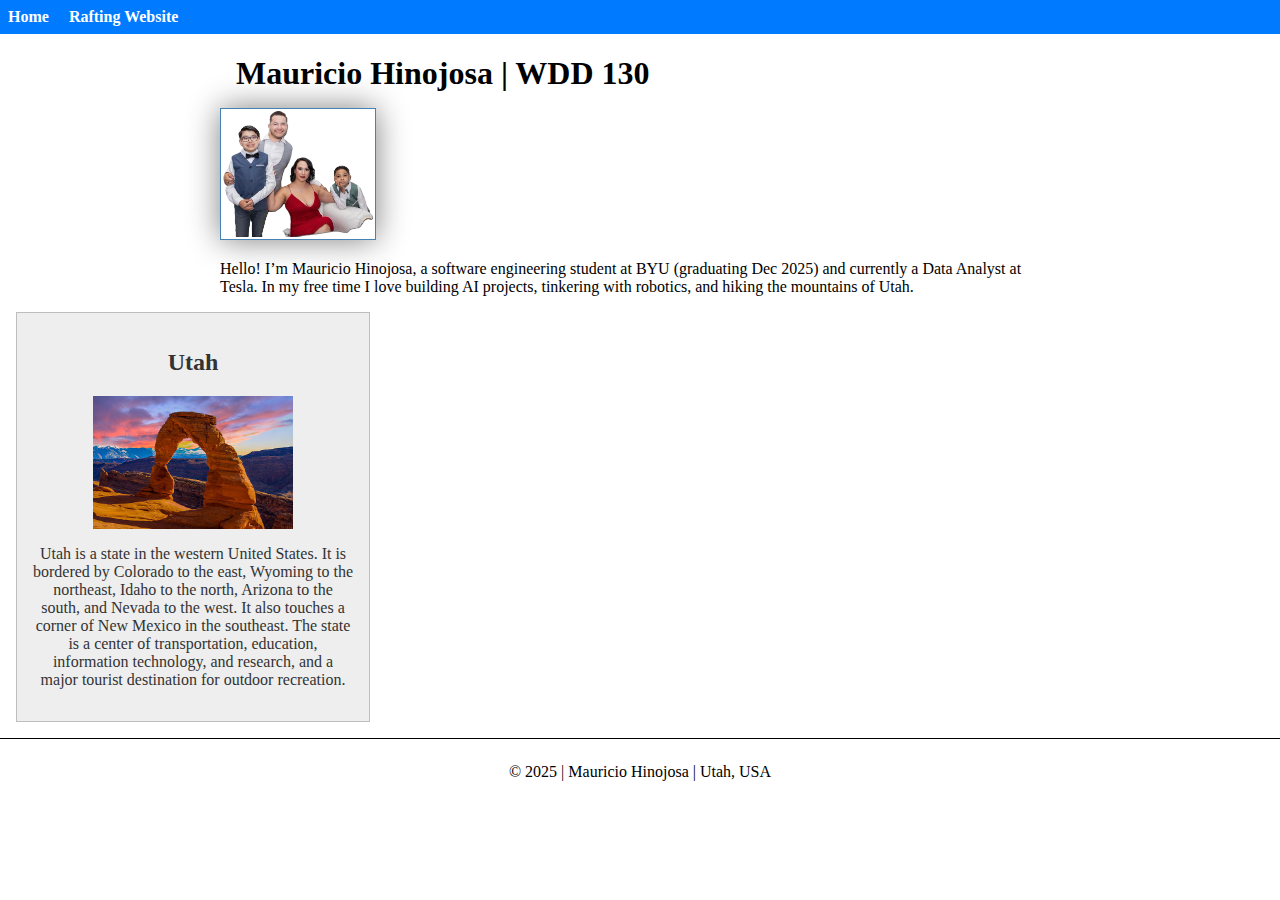
<file: index.html>
<!-- index.html -->
<!DOCTYPE html>
<html lang="en">

<head>
    <meta charset="UTF-8">
    <meta name="viewport" content="width=device-width, initial-scale=1">
    <title>Mauricio Hinojosa | WDD 130</title>
    <meta name="description"
        content="Mauricio Hinojosa | WDD 130 course homepage, showcasing my profile, skills, and interests.">
    <meta name="author" content="Mauricio Hinojosa">

    <!-- Google Fonts -->
    <link
        href="https://fonts.googleapis.com/css2?family=Montserrat:wght@600;700&family=Open+Sans:wght@400;600&display=swap"
        rel="stylesheet">

    <!-- Main stylesheet -->
    <link rel="stylesheet" href="styles/home.css">
</head>

<body>
    <header>
        <nav>
            <!-- Nav Links (no logo on homepage) -->
            <a href="#">Home</a>
            <a href="wwr/index.html">Rafting Website</a>
        </nav>
    </header>

    <main>
        <h1>Mauricio Hinojosa | WDD 130</h1>
        <img src="images/profile.webp" alt="Hello, my name is Mauricio Hinojosa" width="200">
        <p>
            Hello! I’m Mauricio Hinojosa, a software engineering student at BYU (graduating Dec 2025)
            and currently a Data Analyst at Tesla. In my free time I love building AI projects,
            tinkering with robotics, and hiking the mountains of Utah.
        </p>
    </main>

    <aside>
        <h2>Utah</h2>
        <img src="images/utah.jpg" alt="Utah landscape" width="200">
        <p>
            Utah is a state in the western United States. It is bordered by Colorado to the east,
            Wyoming to the northeast, Idaho to the north, Arizona to the south, and Nevada to the west.
            It also touches a corner of New Mexico in the southeast. The state is a center of
            transportation, education, information technology, and research, and a major tourist
            destination for outdoor recreation.
        </p>
    </aside>

    <footer>
        <p>&copy; 2025 | Mauricio Hinojosa | Utah, USA</p>
    </footer>
</body>

</html>
</file>
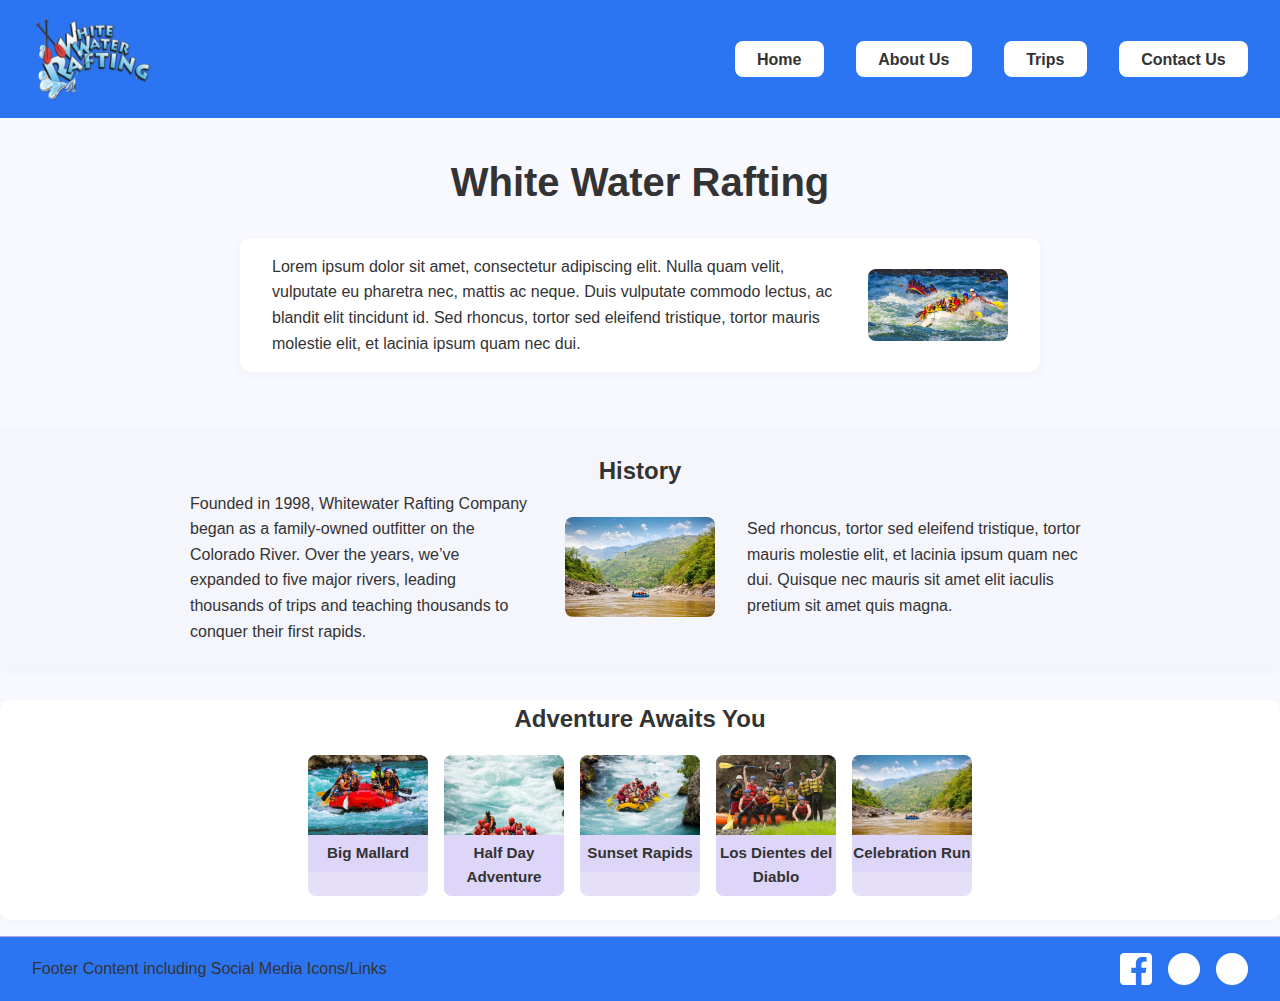
<file: wwr/about.html>
<!DOCTYPE html>
<html lang="en">

<head>
    <meta charset="UTF-8">
    <meta name="viewport" content="width=device-width,initial-scale=1.0">
    <title>About Us | Whitewater Rafting Company</title>
    <link rel="stylesheet" href="styles/rafting.css">
</head>

<body>

    <header>
        <img src="images/z-wwr-oars.png" alt="Whitewater Rafting Company Logo" class="logo">
        <nav>
            <ul class="menu">
                <li><a href="index.html">Home</a></li>
                <li><a href="about.html">About Us</a></li>
                <li><a href="trips.html">Trips</a></li>
                <li><a href="contact.html">Contact Us</a></li>
            </ul>
        </nav>
    </header>

    <main>
        <!-- HERO -->
        <section class="hero">
            <h1>White Water Rafting</h1>
            <div class="hero-content">
                <div class="hero-text">
                    <p>
                        Lorem ipsum dolor sit amet, consectetur adipiscing elit. Nulla quam velit, vulputate eu pharetra
                        nec, mattis ac neque. Duis vulputate commodo lectus, ac blandit elit tincidunt id. Sed rhoncus,
                        tortor sed eleifend tristique, tortor mauris molestie elit, et lacinia ipsum quam nec dui.
                    </p>
                </div>
                <img src="images/rafting12_1024.jpg" alt="Rafting group" class="hero-img">
            </div>
        </section>

        <!-- HISTORY -->
        <section class="history">
            <h2>History</h2>
            <div class="history-grid">
                <div class="history-text">
                    <p>
                        Founded in 1998, Whitewater Rafting Company began as a family-owned outfitter on the Colorado
                        River. Over the years,
                        we’ve expanded to five major rivers, leading thousands of trips and teaching thousands to
                        conquer their first rapids.
                    </p>
                </div>
                <img src="images/raft3.webp" alt="Historic rafting" class="history-img">
                <div class="history-text">
                    <p>
                        Sed rhoncus, tortor sed eleifend tristique, tortor mauris molestie elit, et lacinia ipsum quam
                        nec dui. Quisque nec mauris sit amet elit iaculis pretium sit amet quis magna.
                    </p>
                </div>
            </div>
        </section>

        <!-- ADVENTURE -->
        <section class="adventure">
            <h2>Adventure Awaits You</h2>
            <div class="adventure-row">
                <figure>
                    <img src="images/raft1.webp" alt="Adventure 1">
                    <figcaption>Big Mallard</figcaption>
                </figure>
                <figure>
                    <img src="images/raft2.webp" alt="Adventure 2">
                    <figcaption>Half Day Adventure</figcaption>
                </figure>
                <figure>
                    <img src="images/raft4.webp" alt="Adventure 3">
                    <figcaption>Sunset Rapids</figcaption>
                </figure>
                <figure>
                    <img src="images/raft5.webp" alt="Adventure 4">
                    <figcaption>Los Dientes del Diablo</figcaption>
                </figure>
                <figure>
                    <img src="images/raft3.webp" alt="Adventure 5">
                    <figcaption>Celebration Run</figcaption>
                </figure>
            </div>
        </section>
    </main>

    <!-- FOOTER -->
    <footer>
        <div class="footer-content">
            <p>Footer Content including Social Media Icons/Links</p>
        </div>
        <div class="social">
            <a href="#"><img src="images/facebook.webp" alt="Facebook"></a>
            <a href="#"><img src="images/twitter.webp" alt="Twitter"></a>
            <a href="#"><img src="images/instagram.webp" alt="Instagram"></a>
        </div>
    </footer>

</body>

</html>
</file>
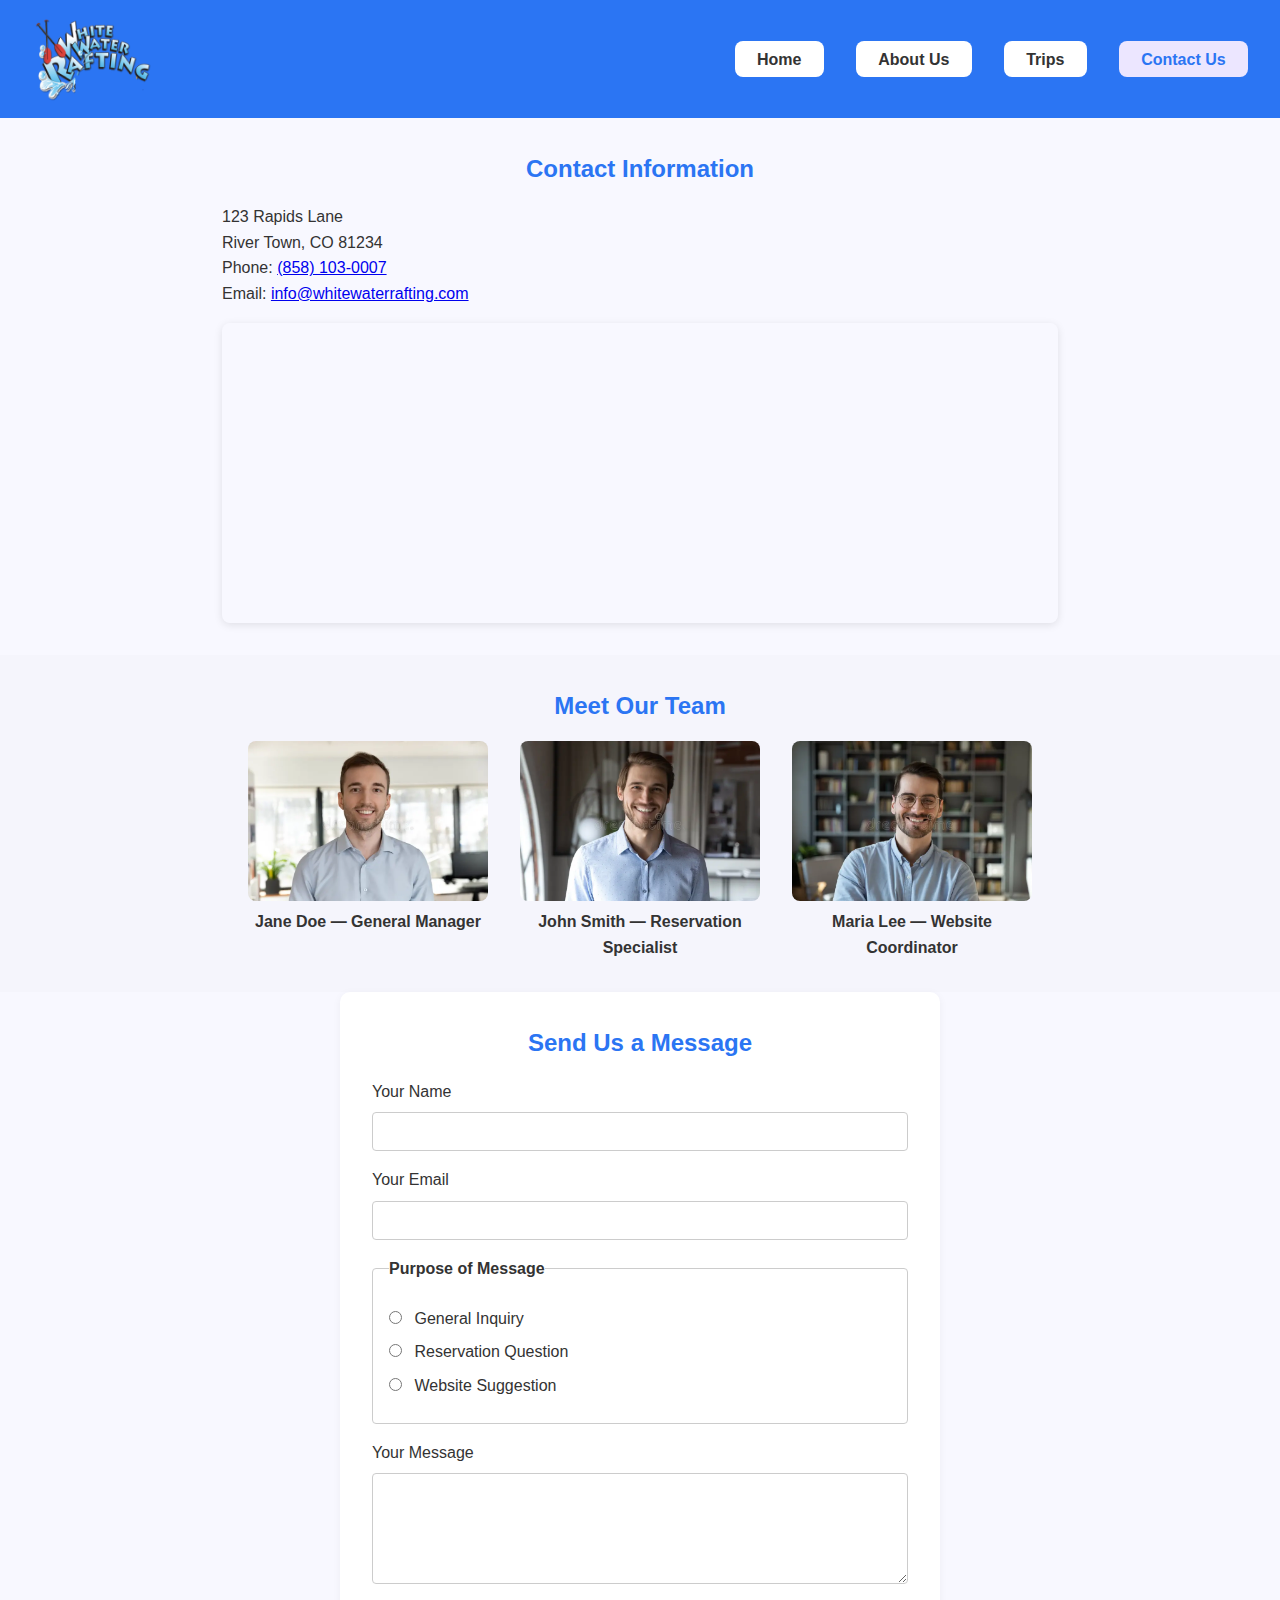
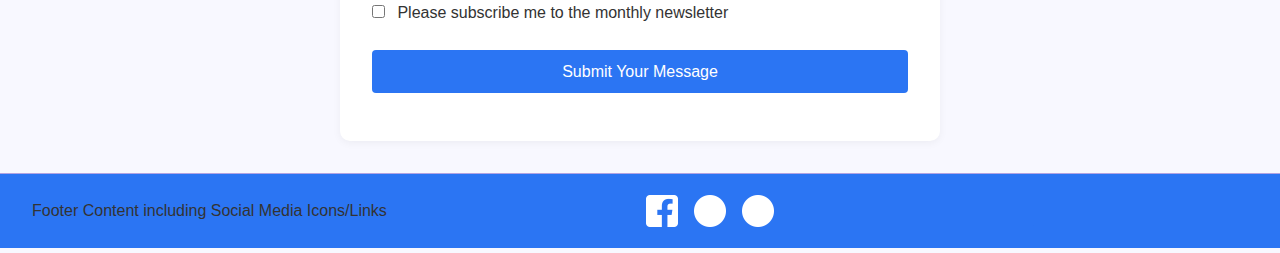
<file: wwr/contact.html>
<!DOCTYPE html>
<html lang="en">

<head>
    <meta charset="UTF-8">
    <meta name="viewport" content="width=device-width,initial-scale=1.0">
    <title>Contact Us | Whitewater Rafting Company</title>
    <meta name="description"
        content="Reach out to Whitewater Rafting Company—find our address, phone, email, map location, meet our team, or send us a message directly.">
    <link rel="stylesheet" href="styles/rafting.css">
</head>

<body>

    <!-- Header / Nav -->
    <header>
        <img src="images/z-wwr-oars.png" alt="Whitewater Rafting Company Logo" class="logo">
        <nav>
            <ul class="menu">
                <li><a href="index.html">Home</a></li>
                <li><a href="about.html">About Us</a></li>
                <li><a href="trips.html">Trips</a></li>
                <li><a href="contact.html" class="active">Contact Us</a></li>
            </ul>
        </nav>
    </header>

    <main>
        <!-- Contact Information -->
        <section class="contact-info">
            <h2>Contact Information</h2>
            <address>
                123 Rapids Lane<br>
                River Town, CO 81234<br>
                Phone: <a href="tel:+18581030007">(858) 103-0007</a><br>
                Email: <a href="mailto:info@whitewaterrafting.com">info@whitewaterrafting.com</a>
            </address>
            <div class="map-container">
                <iframe
                    src="https://www.google.com/maps/embed?pb=!1m18!1m12!1m3!1d3105.123456789012!2d-105.1234567!3d39.1234567!2m3!1f0!2f0!3f0!3m2!1i1024!2i768!4f13.1!3m3!1m2!1s0x876543210abcdef%3A0xabcdef1234567890!2sWhitewater%20Rafting%20Company!5e0!3m2!1sen!2sus!4v1620000000000"
                    title="Map to Whitewater Rafting Company" allowfullscreen loading="lazy">
                </iframe>
            </div>
        </section>

        <!-- Employee Profiles -->
        <section class="employees">
            <h2>Meet Our Team</h2>
            <div class="employee-list">
                <figure class="employee">
                    <img src="images/empimage1.webp" alt="Jane Doe, General Manager">
                    <figcaption>Jane Doe — General Manager</figcaption>
                </figure>
                <figure class="employee">
                    <img src="images/empimage2.webp" alt="John Smith, Reservation Specialist">
                    <figcaption>John Smith — Reservation Specialist</figcaption>
                </figure>
                <figure class="employee">
                    <img src="images/empimage3.webp" alt="Maria Lee, Website Coordinator">
                    <figcaption>Maria Lee — Website Coordinator</figcaption>
                </figure>
            </div>
        </section>

        <!-- Contact Form -->
        <section class="contact-form">
            <h2>Send Us a Message</h2>
            <form action="#" method="post">
                <div class="form-row">
                    <label for="name">Your Name</label>
                    <input type="text" id="name" name="name" required>
                </div>
                <div class="form-row">
                    <label for="email">Your Email</label>
                    <input type="email" id="email" name="email" required>
                </div>
                <fieldset class="form-row">
                    <legend>Purpose of Message</legend>
                    <label><input type="radio" name="purpose" value="general" required> General Inquiry</label>
                    <label><input type="radio" name="purpose" value="reservation"> Reservation Question</label>
                    <label><input type="radio" name="purpose" value="website"> Website Suggestion</label>
                </fieldset>
                <div class="form-row">
                    <label for="message">Your Message</label>
                    <textarea id="message" name="message" rows="5" required></textarea>
                </div>
                <div class="form-row form-checkbox">
                    <label>
                        <input type="checkbox" name="subscribe"> Please subscribe me to the monthly newsletter
                    </label>
                </div>
                <div class="form-row">
                    <button type="submit">Submit Your Message</button>
                </div>
            </form>
        </section>
    </main>

    <!-- Footer -->
    <footer>
        <div class="footer-content">
            <p>Footer Content including Social Media Icons/Links</p>
        </div>
        <div class="social">
            <a href="#"><img src="images/facebook.webp" alt="Facebook"></a>
            <a href="#"><img src="images/twitter.webp" alt="Twitter"></a>
            <a href="#"><img src="images/instagram.webp" alt="Instagram"></a>
        </div>

        <!-- Wireframe link (Moqups) -->
        <p class="wireframe-link">
            <a href="https://app.moqups.com/38xn89TQrIZb6VNd7Dk7ZZ2mbrXhe6nh/view/page/ad64222d5" target="_blank"
                rel="noopener">
                View Contact Page Wireframe
            </a>
        </p>
    </footer>

</body>

</html>
</file>
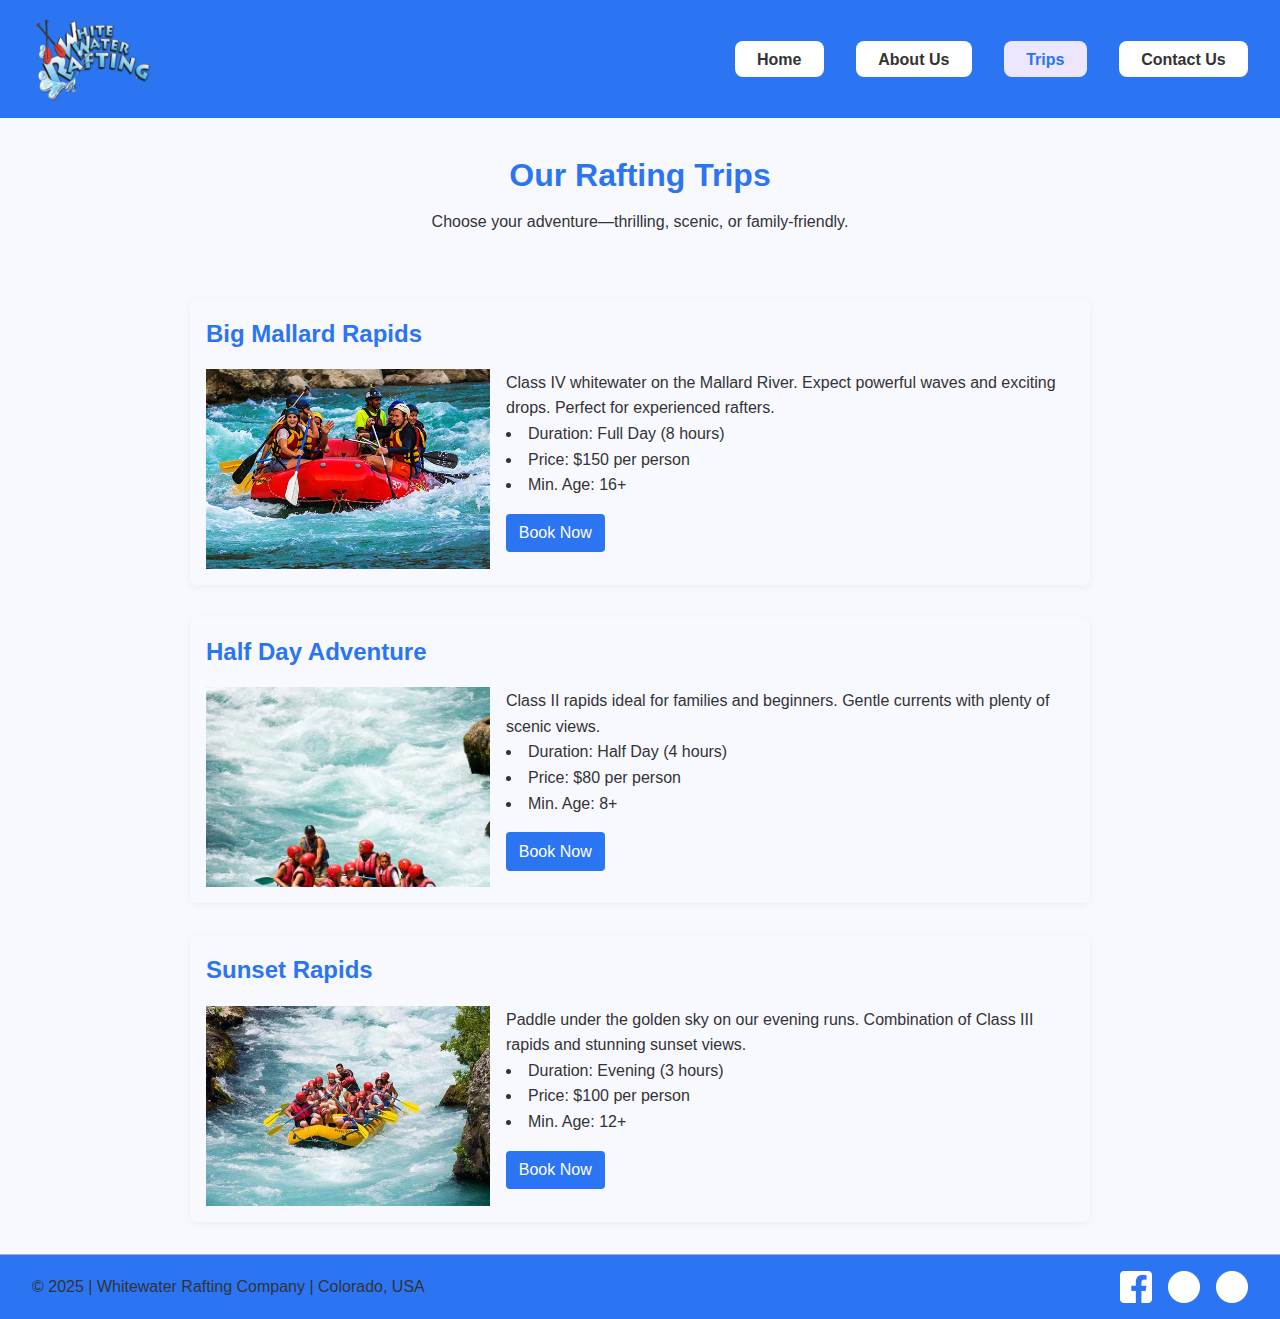
<file: wwr/trips.html>
<!DOCTYPE html>
<html lang="en">

<head>
    <meta charset="UTF-8">
    <meta name="viewport" content="width=device-width, initial-scale=1.0">
    <title>Trips | Whitewater Rafting Company</title>
    <meta name="description"
        content="Discover our rafting trips: from adrenaline-pumping Class IV rapids to family-friendly half-day adventures. Book your journey today!">
    <link rel="stylesheet" href="styles/rafting.css">
</head>

<body>

    <!-- Header / Nav -->
    <header>
        <img src="images/z-wwr-oars.png" alt="Whitewater Rafting Company Logo" class="logo">
        <nav>
            <ul class="menu">
                <li><a href="index.html">Home</a></li>
                <li><a href="about.html">About Us</a></li>
                <li><a href="trips.html" class="active">Trips</a></li>
                <li><a href="contact.html">Contact Us</a></li>
            </ul>
        </nav>
    </header>

    <main>
        <!-- Trips Overview -->
        <section class="trips-hero">
            <h1>Our Rafting Trips</h1>
            <p>Choose your adventure—thrilling, scenic, or family-friendly.</p>
        </section>

        <!-- Trip Details -->
        <section id="mallard" class="trip-detail">
            <h2>Big Mallard Rapids</h2>
            <div class="trip-detail-content">
                <img src="images/raft1.webp" alt="Big Mallard Rapids">
                <div>
                    <p>Class IV whitewater on the Mallard River. Expect powerful waves and exciting drops. Perfect for
                        experienced rafters.</p>
                    <ul>
                        <li>Duration: Full Day (8 hours)</li>
                        <li>Price: $150 per person</li>
                        <li>Min. Age: 16+</li>
                    </ul>
                    <a href="#" class="btn-small">Book Now</a>
                </div>
            </div>
        </section>

        <section id="halfday" class="trip-detail">
            <h2>Half Day Adventure</h2>
            <div class="trip-detail-content">
                <img src="images/raft2.webp" alt="Half Day Adventure">
                <div>
                    <p>Class II rapids ideal for families and beginners. Gentle currents with plenty of scenic views.
                    </p>
                    <ul>
                        <li>Duration: Half Day (4 hours)</li>
                        <li>Price: $80 per person</li>
                        <li>Min. Age: 8+</li>
                    </ul>
                    <a href="#" class="btn-small">Book Now</a>
                </div>
            </div>
        </section>

        <section id="sunset" class="trip-detail">
            <h2>Sunset Rapids</h2>
            <div class="trip-detail-content">
                <img src="images/raft4.webp" alt="Sunset Rapids">
                <div>
                    <p>Paddle under the golden sky on our evening runs. Combination of Class III rapids and stunning
                        sunset views.</p>
                    <ul>
                        <li>Duration: Evening (3 hours)</li>
                        <li>Price: $100 per person</li>
                        <li>Min. Age: 12+</li>
                    </ul>
                    <a href="#" class="btn-small">Book Now</a>
                </div>
            </div>
        </section>

    </main>

    <!-- Footer -->
    <footer>
        <div class="footer-content">
            <p>&copy; 2025 | Whitewater Rafting Company | Colorado, USA</p>
        </div>
        <div class="social">
            <a href="#"><img src="images/facebook.webp" alt="Facebook"></a>
            <a href="#"><img src="images/twitter.webp" alt="Twitter"></a>
            <a href="#"><img src="images/instagram.webp" alt="Instagram"></a>
        </div>
    </footer>

</body>

</html>
</file>
<file: styles/home.css>
/* Body Reset */
body {
    margin: 0;
    padding: 0;
}

/* Image Defaults */
img {
    max-width: 100%;
    height: auto;
}

/* Main Container Styling */
main {
    max-width: 840px;
    margin: 0 auto;
}

/* Profile Image Styling */
main img {
    width: 150px;
    height: auto;
    border: 1px solid steelblue;
    padding: 2px;
    box-shadow: 0 0 30px gray;

}

/* Paragraph Reset */
p {
    padding: 0;
}

/* Navigation Bar Styling */
nav {
    margin: 0 0 1rem 0;
    background-color: #007BFF;
    padding: 0.5rem;
}

/* Navigation Link Styling */
nav a {
    margin-right: 1rem;
    text-decoration: none;
    font-weight: bold;
    color: #fff;
}

/* Heading Styling */
h1 {
    font-size: 2rem;
    margin-bottom: 0.5em;
    padding-left: 1rem;
}

/* Sidebar Styling */
aside {
    width: 20rem;
    margin: 1rem;
    border: 1px solid rgb(0 0 0 / 0.2);
    padding: 1rem;
    background-color: #eee;
    color: #333;
    text-align: center;
}

/* Sidebar Image Styling */
aside img {
    width: 200px;
    height: auto;
    display: block;
    margin: 0 auto 0.5em;
}

/* Footer Styling */
footer {
    margin-top: 15px;
    border-top: 1px solid #000;
    text-align: center;
    padding-top: 0.5em;
}
</file>
<file: wwr/styles/rafting.css>
/* === Global Reset === */
* {
    margin: 0;
    padding: 0;
    box-sizing: border-box;
}

/* === Sticky Footer Setup === */
html,
body {
    height: 100%;
}

body {
    display: flex;
    flex-direction: column;
}

main {
    flex: 1;
}

/* === Ensure Images Display === */
img {
    display: block;
    max-width: 100%;
    height: auto;
}

/* === Base Styles === */
body {
    font-family: Arial, sans-serif;
    background: #f8f8ff;
    color: #333;
    line-height: 1.6;
}

/* === Header (Grid Layout) === */
header {
    display: grid;
    grid-template-columns: auto 1fr auto;
    /* logo + title + nav */
    align-items: center;
    background: #2b75f3;
    padding: 1rem 2rem;
}

.logo {
    width: 120px;
    justify-self: start;
}

header h1 {
    color: #fff;
    font-size: 1.5rem;
    text-align: center;
}

nav {
    justify-self: end;
}

.menu {
    display: flex;
    gap: 2rem;
    list-style: none;
}

.menu li a {
    text-decoration: none;
    color: #333;
    font-weight: bold;
    padding: 0.6rem 1.4rem;
    border-radius: 8px;
    background: #fff;
    transition: background 0.2s;
}

.menu li a:hover,
.menu li a:focus,
.menu li a.active {
    background: #ece6ff;
    color: #2b75f3;
}

/* === Shared Hero Section (About / Contact) === */
.hero {
    text-align: center;
    padding: 2rem 0 1.5rem;
}

.hero h1 {
    margin-bottom: 1.5rem;
    font-size: 2.5rem;
}

.hero-content {
    display: flex;
    justify-content: center;
    align-items: center;
    gap: 2rem;
    max-width: 800px;
    margin: 0 auto;
    background: #fff;
    border-radius: 10px;
    box-shadow: 0 2px 8px rgba(120, 120, 160, 0.07);
    padding: 1rem 2rem;
}

.hero-text {
    flex: 2;
    text-align: left;
}

.hero-img {
    flex: 1;
    max-width: 140px;
    border-radius: 8px;
}

/* === About Us: History Section === */
.history {
    background: #f5f5fc;
    margin: 2rem 0 1rem;
    padding: 1.5rem 0;
    border-radius: 10px;
    box-shadow: 0 2px 8px rgba(120, 120, 160, 0.06);
}

.history h2 {
    text-align: center;
}

.history-grid {
    display: grid;
    grid-template-columns: 1fr 150px 1fr;
    gap: 2rem;
    align-items: center;
    max-width: 900px;
    margin: 0 auto;
}

.history-text {
    text-align: left;
}

.history-img {
    width: 150px;
    border-radius: 8px;
    justify-self: center;
}

/* === About Us: Adventure Section === */
.adventure {
    background: #fff;
    margin: 2rem 0 1rem;
    padding-bottom: 1.5rem;
    border-radius: 10px;
    box-shadow: 0 2px 8px rgba(120, 120, 160, 0.04);
}

.adventure h2 {
    text-align: center;
}

.adventure-row {
    display: flex;
    justify-content: center;
    gap: 1rem;
    flex-wrap: wrap;
    margin-top: 1rem;
}

.adventure-row figure {
    margin: 0;
    background: #e5e0f7;
    border-radius: 8px;
    overflow: hidden;
    width: 120px;
    display: flex;
    flex-direction: column;
    align-items: center;
}

.adventure-row img {
    width: 100%;
    height: 80px;
    object-fit: cover;
}

.adventure-row figcaption {
    padding: 0.4rem 0;
    background: #ded6f8;
    width: 100%;
    text-align: center;
    font-weight: 600;
    font-size: 0.95rem;
}

/* === Contact Us Page === */
.contact-info {
    padding: 2rem;
    max-width: 900px;
    margin: 0 auto;
}

.contact-info h2 {
    color: #2b75f3;
    text-align: center;
    margin-bottom: 1rem;
}

.contact-info address {
    font-style: normal;
    line-height: 1.6;
}

.map-container {
    margin-top: 1rem;
    width: 100%;
    height: 300px;
    overflow: hidden;
    border-radius: 8px;
    box-shadow: 0 2px 8px rgba(0, 0, 0, 0.1);
}

.map-container iframe {
    width: 100%;
    height: 100%;
    border: none;
}

@media (max-width: 600px) {
    .map-container {
        height: 200px;
    }
}

.employees {
    background: #f5f5fc;
    padding: 2rem;
    text-align: center;
}

.employees h2 {
    color: #2b75f3;
    margin-bottom: 1rem;
}

.employee-list {
    display: flex;
    flex-wrap: wrap;
    justify-content: center;
    gap: 2rem;
    margin-top: 1rem;
}

.employee {
    flex: 1 1 200px;
    max-width: 240px;
}

.employee img {
    width: 100%;
    border-radius: 8px;
}

.employee figcaption {
    margin-top: 0.5rem;
    font-weight: 600;
}

.contact-form {
    padding: 2rem;
    max-width: 600px;
    margin: 0 auto 2rem;
    background: #fff;
    border-radius: 10px;
    box-shadow: 0 2px 8px rgba(0, 0, 0, 0.05);
}

.contact-form h2 {
    color: #2b75f3;
    text-align: center;
    margin-bottom: 1rem;
}

.form-row {
    margin-bottom: 1rem;
    display: flex;
    flex-direction: column;
}

.form-row label {
    margin-bottom: 0.5rem;
    font-weight: 500;
}

.form-row input,
.form-row textarea {
    padding: 0.6rem;
    border: 1px solid #ccc;
    border-radius: 4px;
    font-size: 1rem;
}

.contact-form fieldset {
    border: 1px solid #ccc;
    border-radius: 4px;
    padding: 1rem;
    margin-bottom: 1rem;
}

.contact-form legend {
    font-weight: 600;
    margin-bottom: 0.5rem;
}

.contact-form input[type="radio"],
.contact-form input[type="checkbox"] {
    margin-right: 0.5rem;
}

.form-checkbox {
    flex-direction: row;
    align-items: center;
}

.contact-form button {
    padding: 0.8rem 1.2rem;
    background: #2b75f3;
    color: #fff;
    border: none;
    border-radius: 4px;
    font-size: 1rem;
    cursor: pointer;
    transition: opacity 0.2s;
}

.contact-form button:hover {
    opacity: 0.9;
}

.wireframe-link {
    text-align: center;
    margin-top: 1rem;
}

.wireframe-link a {
    color: #2b75f3;
    text-decoration: underline;
}

/* === Home Page: Hero Section === */
.home-hero {
    max-width: 1000px;
    margin: 1.5rem auto;
}

.home-hero .hero-container {
    display: grid;
    grid-template-columns: 1fr 1fr;
    align-items: center;
    gap: 2rem;
    position: relative;
}

.home-hero img.hero-image {
    width: 100%;
    border-radius: 8px;
    grid-column: 2;
}

.home-hero .hero-title {
    position: absolute;
    top: 50%;
    left: 50%;
    transform: translate(-50%, -50%);
    color: #fff;
    font-size: 2.5rem;
    text-shadow: 0 2px 8px rgba(0, 0, 0, 0.6);
}

.home-hero .hero-btn {
    position: absolute;
    bottom: 2rem;
    left: 50%;
    transform: translateX(-50%);
    padding: 0.8rem 1.2rem;
    background: #2b75f3;
    color: #fff;
    text-decoration: none;
    border-radius: 4px;
}

@media (max-width: 800px) {
    .home-hero .hero-container {
        grid-template-columns: 1fr;
    }
}

/* === Home Page: Newsletter === */
.newsletter {
    background: #f5f5fc;
    padding: 2rem;
    text-align: center;
    max-width: 840px;
    margin: 0 auto;
}

.newsletter h2 {
    color: #2b75f3;
    margin-bottom: 1rem;
}

.newsletter-form {
    display: grid;
    grid-template-columns: 1fr 1fr auto;
    gap: 1rem;
    align-items: end;
    max-width: 600px;
    margin: 0 auto;
}

.newsletter-form .form-row {
    display: flex;
    flex-direction: column;
}

.newsletter-form label {
    margin-bottom: 0.5rem;
    font-weight: 500;
}

.newsletter-form input {
    padding: 0.6rem;
    border: 1px solid #ccc;
    border-radius: 4px;
}

.newsletter-form button {
    padding: 0.8rem 1.2rem;
    background: #2b75f3;
    color: #fff;
    border: none;
    border-radius: 4px;
    cursor: pointer;
    transition: background 0.2s;
}

.newsletter-form button:hover {
    background: #1e5bb8;
}

@media (max-width: 600px) {
    .newsletter-form {
        grid-template-columns: 1fr;
    }
}

/* === Home Page: Features Grid === */
.features {
    max-width: 1000px;
    margin: 2rem auto;
    padding: 0 1rem;
}

.features h2 {
    text-align: center;
    color: #2b75f3;
    margin-bottom: 1rem;
}

.features-grid {
    display: grid;
    grid-template-columns: repeat(auto-fit, minmax(280px, 1fr));
    gap: 1.5rem;
}

.feature {
    background: #fff;
    padding: 1rem;
    border-radius: 8px;
    box-shadow: 0 2px 8px rgba(0, 0, 0, 0.05);
    text-align: center;
}

.feature-img {
    width: 100%;
    height: 200px;
    object-fit: cover;
    border-radius: 4px;
    margin-bottom: 0.75rem;
}

/* === Home Page: Trip Previews === */
.trip-preview {
    max-width: 1000px;
    margin: 2rem auto;
    padding: 0 1rem;
}

.trip-preview h2 {
    text-align: center;
        color: #2b75f3;
            margin-bottom: 1rem;
        }
        
        .trip-grid {
            display: grid;
            grid-template-columns: repeat(auto-fit, minmax(200px, 1fr));
            gap: 1.5rem;
        }
        
        .trip-card {
            background: #fff;
            border-radius: 8px;
            box-shadow: 0 2px 8px rgba(0, 0, 0, 0.05);
            overflow: hidden;
            text-align: center;
        }
        
        .trip-card img {
            width: 100%;
            height: 150px;
            object-fit: cover;
        }
        
        .btn-small {
            display: inline-block;
            margin: 1rem 0;
            background: #2b75f3;
            color: #fff;
            padding: 0.4rem 0.8rem;
            border-radius: 4px;
            text-decoration: none;
        }
        
        /* === Trips Page Styles === */
        .trips-hero {
            text-align: center;
            padding: 2rem 0;
        }
        
        .trips-hero h1 {
            color: #2b75f3;
            margin-bottom: 0.5rem;
        }
        
        .trip-detail {
            max-width: 900px;
            margin: 2rem auto;
            padding: 1rem;
            background: #f8f8ff;
            border-radius: 8px;
            box-shadow: 0 2px 8px rgba(0, 0, 0, 0.05);
        }
        
        .trip-detail h2 {
            color: #2b75f3;
            margin-bottom: 1rem;
        }
        
        .trip-detail-content {
            display: grid;
            grid-template-columns: 1fr 2fr;
            gap: 1rem;
            align-items: center;
        }
        
        .trip-detail-content img {
            width: 100%;
            height: 200px;
            object-fit: cover;
        }
        
        .trip-detail-content ul {
            list-style: disc inside;
        }
        
        /* === Footer === */
        footer {
            display: flex;
            flex-wrap: wrap;
            justify-content: space-between;
            align-items: center;
            background: #2b75f3;
            color: #333;
            padding: 1rem 2rem;
            border-top: 1px solid #b1a3e2;
        }
        
        .footer-content p {
            margin: 0;
        }
        
        .social {
            display: flex;
            gap: 1rem;
        }
        
        .social img {
            width: 32px;
            height: 32px;
            filter: brightness(0) invert(1);
            transition: filter 0.3s;
        }
        
        .social img:hover {
            filter: brightness(0.7) invert(0.7);
        }
        
        /* === Responsive Breakpoints === */
        @media (max-width: 1024px) {
            .history-grid {
                grid-template-columns: 1fr 1fr;
            }
        
            .adventure-row figure {
                flex: 1 1 45%;
            }
        
            .employee-list {
                gap: 1.5rem;
            }
        
            .home-hero .hero-container,
            .trip-detail-content {
                grid-template-columns: 1fr;
            }
        }
        
        @media (max-width: 850px) {
        
            .hero-content,
            .history-grid,
            .adventure-row,
            .employee-list,
            .features-grid {
                flex-direction: column;
                grid-template-columns: 1fr;
                gap: 1.5rem;
            }
        
            .history-grid {
                display: flex;
            }
        
            .adventure-row,
            .employee-list {
                align-items: center;
            }
        }
        
        @media (max-width: 600px) {
            header {
                grid-template-columns: 1fr;
                text-align: center;
                row-gap: 1rem;
            }
        
            nav {
                justify-self: center;
            }
        
            .map-container {
                height: 200px;
            }
        
            .newsletter-form {
                grid-template-columns: 1fr;
            }
        
            .trip-preview {
                padding: 0;
            }
        }
</file>
